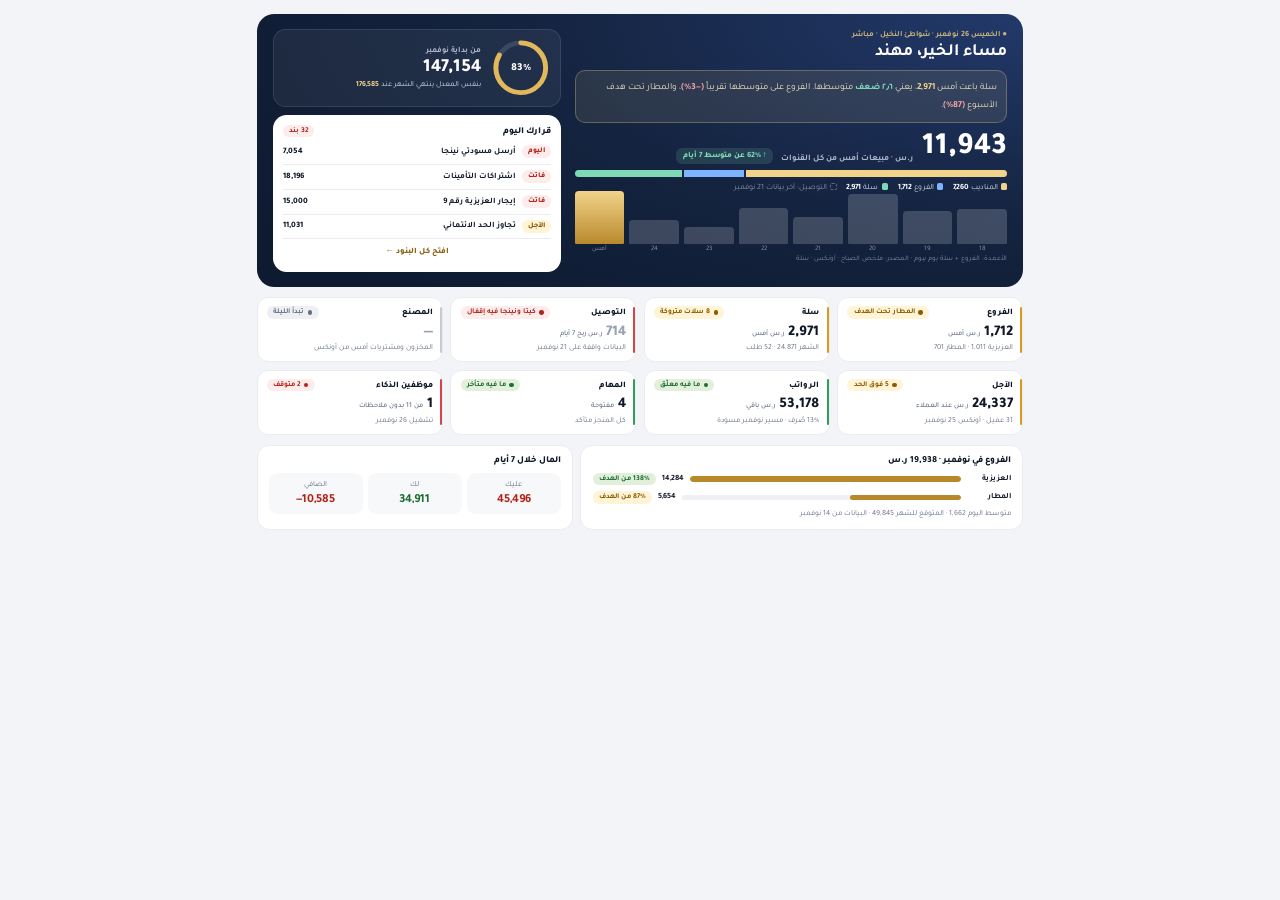
<file: test/m/a.html>
<!doctype html><html lang="ar"><head><meta charset="utf-8"><link rel="stylesheet" href="base.css"><style>
.hero{border-radius:28px;padding:24px 26px;color:#fff;background:radial-gradient(120% 140% at 100% 0%,#22396A 0%,#14233F 55%,#0E1A30 100%);display:grid;grid-template-columns:1.5fr 1fr;gap:22px}
.hi small{color:#C9B27A;font-weight:700;font-size:13px}.hi h1{font-size:28px;margin:4px 0 12px}
.ins{background:rgba(242,211,138,.1);border:1px solid rgba(242,211,138,.3);border-radius:16px;padding:12px 14px;font-size:15px;line-height:1.9;color:#F6E7C1}.ins b{color:#F2D38A}.ins .up{color:#7FD8B6}.ins .dn{color:#F4A3A3}
.big{display:flex;align-items:flex-end;gap:14px;margin:16px 0 10px}.big b{font-size:50px;font-weight:800;line-height:1}.big small{color:#AEB8CC;font-size:14px}
.pill{background:rgba(127,216,182,.15);color:#7FD8B6;font-weight:800;font-size:13px;padding:4px 10px;border-radius:10px}
.bar{display:flex;gap:3px;height:12px;border-radius:8px;overflow:hidden}.bar i{display:block}
.lg{display:flex;gap:16px;margin-top:10px;font-size:13px;color:#D6DCE8;flex-wrap:wrap}.lg em{display:inline-block;width:10px;height:10px;border-radius:3px;margin-left:5px}.lg b{color:#fff}
.spark{display:flex;align-items:flex-end;gap:8px;height:90px;margin-top:6px}.spark div{flex:1;text-align:center;font-size:11px;color:#8C97AD}.spark i{display:block;border-radius:6px 6px 2px 2px;background:rgba(255,255,255,.18);margin-bottom:4px}.spark .t i{background:linear-gradient(#F2D38A,#B8892B)}
.dec{background:#fff;color:#101828;border-radius:22px;padding:16px}
.dr{display:flex;align-items:center;gap:10px;padding:9px 0;border-bottom:1px solid #EAECF0;font-size:13.5px}.dr:last-child{border:0}.dr b{flex:1}.dr span{font-weight:800}
.tiles{display:grid;grid-template-columns:repeat(4,1fr);gap:12px;margin:16px 0}
.t1{background:#fff;border:1px solid #EAECF0;border-radius:18px;padding:13px 15px;position:relative}.t1:before{content:"";position:absolute;right:0;top:14px;bottom:14px;width:3px;border-radius:3px;background:var(--c)}
.t1 .h{display:flex;justify-content:space-between;align-items:center;font-weight:800;font-size:14px}.t1 .v{font-size:24px;font-weight:800;margin:8px 0 2px}.t1 .v small{font-size:12px;color:#667085;font-weight:500}
.row{display:grid;grid-template-columns:1.4fr 1fr;gap:12px}
.tb{display:flex;align-items:center;gap:10px;margin:9px 0;font-size:13px}.tb .tr{flex:1;height:9px;border-radius:6px;background:#EEF0F3;overflow:hidden}.tb .tr i{display:block;height:100%;background:#B8892B;border-radius:6px}
.mf{display:grid;grid-template-columns:1fr 1fr 1fr;gap:8px;text-align:center}.mf div{background:#F7F8FA;border-radius:14px;padding:10px}.mf b{display:block;font-size:20px;margin-top:4px}
</style></head><body><div class="pg">
<div class="hero"><div class="hi"><small>● الخميس 26 نوفمبر · شواطئ النخيل · مباشر</small><h1>مساء الخير، مهند</h1>
<div class="ins">سلة باعت أمس <b>2,971</b>، يعني <b class="up">٢٫٦ ضعف</b> متوسطها. الفروع على متوسطها تقريباً <b class="dn">(−3%)</b>، والمطار تحت هدف الأسبوع <b class="dn">(87%)</b>.</div>
<div class="big"><b class="n">11,943</b><small>ر.س · مبيعات أمس من كل القنوات</small><span class="pill">↑ 62% عن متوسط 7 أيام</span></div>
<div class="bar"><i style="width:61%;background:#F2D38A"></i><i style="width:14%;background:#7FB2FF"></i><i style="width:25%;background:#7FD8B6"></i></div>
<div class="lg"><span><em style="background:#F2D38A"></em>المناديب <b>7,260</b></span><span><em style="background:#7FB2FF"></em>الفروع <b>1,712</b></span><span><em style="background:#7FD8B6"></em>سلة <b>2,971</b></span><span style="opacity:.6"><em style="border:1.5px dashed #8C97AD"></em>التوصيل: آخر بيانات 21 نوفمبر</span></div>
<div class="spark"><div><i style="height:56px"></i>18</div><div><i style="height:52px"></i>19</div><div><i style="height:80px"></i>20</div><div><i style="height:43px"></i>21</div><div><i style="height:58px"></i>22</div><div><i style="height:27px"></i>23</div><div><i style="height:38px"></i>24</div><div class="t"><i style="height:84px"></i>أمس</div></div>
<p style="font-size:11.5px;color:#7F8AA3;margin-top:4px">الأعمدة: الفروع + سلة يوم بيوم · المصدر: ملخص الصباح · أونكس · سلة</p></div>
<div style="display:flex;flex-direction:column;gap:12px"><div style="background:rgba(255,255,255,.06);border:1px solid rgba(255,255,255,.1);border-radius:20px;padding:14px 16px;display:flex;gap:16px;align-items:center">
<svg width="96" height="96" viewBox="0 0 110 110"><circle cx="55" cy="55" r="46" fill="none" stroke="rgba(255,255,255,.12)" stroke-width="9"/><circle cx="55" cy="55" r="46" fill="none" stroke="#E2B95A" stroke-width="9" stroke-linecap="round" stroke-dasharray="240 289" transform="rotate(-90 55 55)"/><text x="55" y="60" text-anchor="middle" fill="#fff" font-size="20" font-weight="800">83%</text></svg>
<div><small style="color:#AEB8CC;font-weight:700">من بداية نوفمبر</small><div style="font-size:30px;font-weight:800" class="n">147,154</div><div style="font-size:12.5px;color:#D6DCE8">بنفس المعدل ينتهي الشهر عند <b style="color:#F2D38A">176,585</b></div></div></div>
<div class="dec"><div style="display:flex;justify-content:space-between;align-items:center;margin-bottom:4px"><h3 style="margin:0">قرارك اليوم</h3><span class="tag r">32 بند</span></div>
<div class="dr"><span class="tag r">اليوم</span><b>أرسل مسودتي نينجا</b><span>7,054</span></div>
<div class="dr"><span class="tag r">فاتت</span><b>اشتراكات التأمينات</b><span>18,196</span></div>
<div class="dr"><span class="tag r">فاتت</span><b>إيجار العزيزية رقم 9</b><span>15,000</span></div>
<div class="dr"><span class="tag a">الآجل</span><b>تجاوز الحد الائتماني</b><span>11,031</span></div>
<div class="dr" style="color:#8A6516;font-weight:800;justify-content:center">افتح كل البنود ←</div></div></div></div>
<div class="tiles">
<div class="t1" style="--c:#D99A1E"><div class="h">الفروع<span class="tag a"><i class="dot"></i>المطار تحت الهدف</span></div><div class="v n">1,712 <small>ر.س أمس</small></div><div class="mu">العزيزية 1,011 · المطار 701</div></div>
<div class="t1" style="--c:#D99A1E"><div class="h">سلة<span class="tag a"><i class="dot"></i>8 سلات متروكة</span></div><div class="v n">2,971 <small>ر.س أمس</small></div><div class="mu">الشهر 24,871 · 52 طلب</div></div>
<div class="t1" style="--c:#D64545"><div class="h">التوصيل<span class="tag r"><i class="dot"></i>كيتا ونينجا فيه إقفال</span></div><div class="v n" style="color:#98A2B3">714 <small>ر.س ربح 7 أيام</small></div><div class="mu">البيانات واقفة على 21 نوفمبر</div></div>
<div class="t1" style="--c:#C5CAD3"><div class="h">المصنع<span class="tag x"><i class="dot"></i>تبدأ الليلة</span></div><div class="v" style="color:#98A2B3">—</div><div class="mu">المخزون ومشتريات أمس من أونكس</div></div>
<div class="t1" style="--c:#D99A1E"><div class="h">الآجل<span class="tag a"><i class="dot"></i>5 فوق الحد</span></div><div class="v n">24,337 <small>ر.س عند العملاء</small></div><div class="mu">31 عميل · أونكس 25 نوفمبر</div></div>
<div class="t1" style="--c:#2F9E5B"><div class="h">الرواتب<span class="tag g"><i class="dot"></i>ما فيه معلّق</span></div><div class="v n">53,178 <small>ر.س باقي</small></div><div class="mu">13% صُرف · مسير نوفمبر مسودة</div></div>
<div class="t1" style="--c:#2F9E5B"><div class="h">المهام<span class="tag g"><i class="dot"></i>ما فيه متأخر</span></div><div class="v n">4 <small>مفتوحة</small></div><div class="mu">كل المنجز متأكد</div></div>
<div class="t1" style="--c:#D64545"><div class="h">موظفين الذكاء<span class="tag r"><i class="dot"></i>2 متوقف</span></div><div class="v n">1 <small>من 11 بدون ملاحظات</small></div><div class="mu">تشغيل 26 نوفمبر</div></div></div>
<div class="row"><div class="card"><h3>الفروع في نوفمبر · 19,938 ر.س</h3>
<div class="tb"><b style="width:70px">العزيزية</b><div class="tr"><i style="width:100%"></i></div><b class="n">14,284</b><span class="tag g">138% من الهدف</span></div>
<div class="tb"><b style="width:70px">المطار</b><div class="tr"><i style="width:40%"></i></div><b class="n">5,654</b><span class="tag a">87% من الهدف</span></div>
<p class="mu" style="margin-top:6px">متوسط اليوم 1,662 · المتوقع للشهر 49,845 · البيانات من 14 نوفمبر</p></div>
<div class="card"><h3>المال خلال 7 أيام</h3><div class="mf"><div><span class="mu">عليك</span><b style="color:#B42318">45,496</b></div><div><span class="mu">لك</span><b style="color:#1E6B34">34,911</b></div><div><span class="mu">الصافي</span><b style="color:#B42318" dir="ltr">−10,585</b></div></div></div></div>
</div></body></html>
</file>
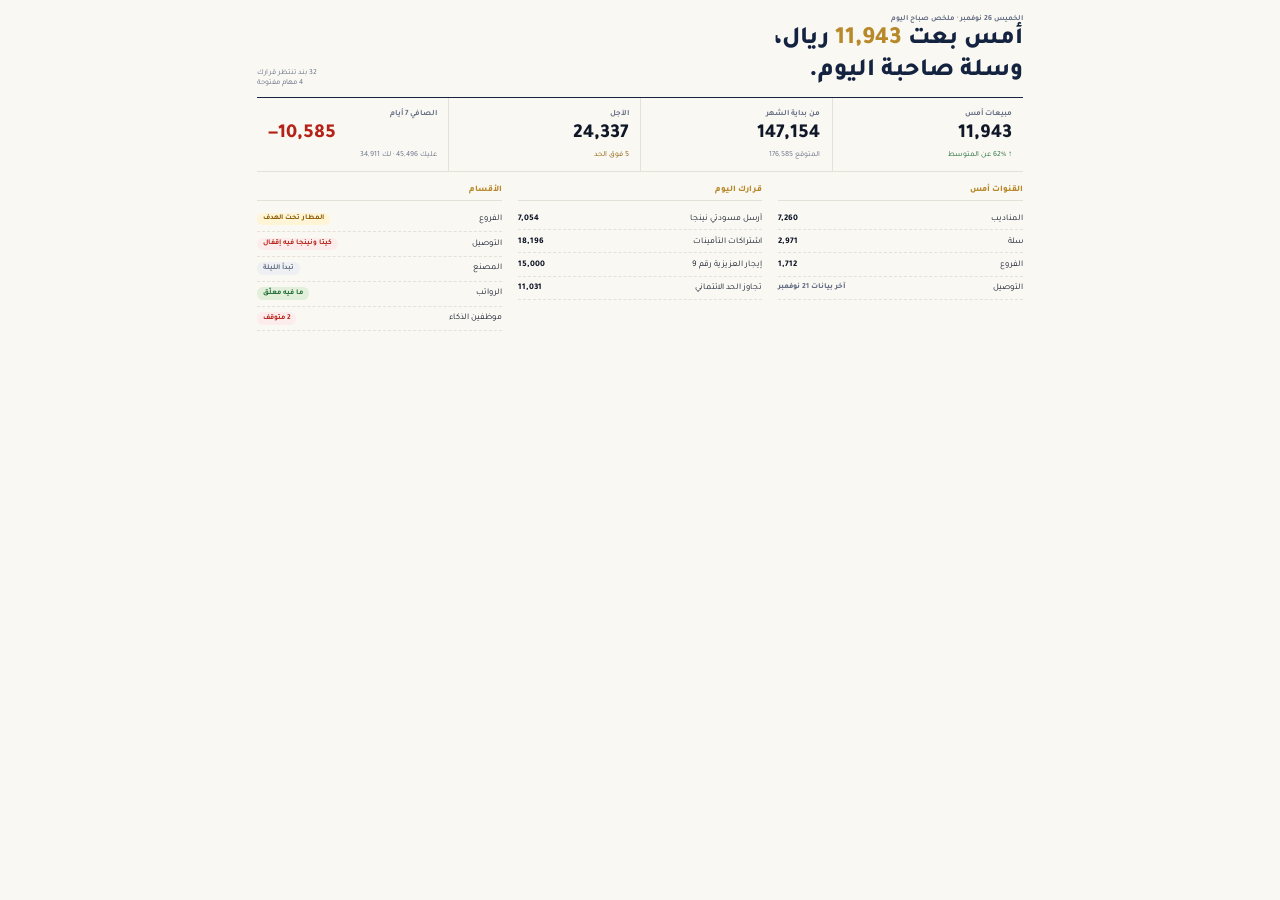
<file: test/m/b.html>
<!doctype html><html lang="ar"><head><meta charset="utf-8"><link rel="stylesheet" href="base.css"><style>
body{background:#FAF8F3}
.hd{display:flex;justify-content:space-between;align-items:flex-end;border-bottom:2px solid #14233F;padding-bottom:14px}
.hd h1{font-size:40px;font-weight:800;color:#14233F;line-height:1.3}.hd h1 span{color:#B8892B}
.k{display:grid;grid-template-columns:repeat(4,1fr);border-bottom:1px solid #E5E1D6}
.k div{padding:16px 18px;border-left:1px solid #E5E1D6}.k div:last-child{border:0}.k small{color:#667085;font-size:13px;font-weight:700}.k b{display:block;font-size:32px;font-weight:800;margin:4px 0}.k em{font-style:normal;font-size:12.5px}
.cols{display:grid;grid-template-columns:1fr 1fr 1fr;gap:26px;margin-top:20px}
.cols h3{font-size:14px;color:#B8892B;border-bottom:1px solid #E5E1D6;padding-bottom:8px}
.li{display:flex;justify-content:space-between;padding:9px 0;border-bottom:1px dashed #E5E1D6;font-size:14px}.li b{font-weight:800}
</style></head><body><div class="pg">
<div class="hd"><div><p class="mu" style="font-weight:700">الخميس 26 نوفمبر · ملخص صباح اليوم</p><h1>أمس بعت <span>11,943</span> ريال،<br>وسلة صاحبة اليوم.</h1></div><div class="mu" style="text-align:left">32 بند تنتظر قرارك<br>4 مهام مفتوحة</div></div>
<div class="k"><div><small>مبيعات أمس</small><b class="n">11,943</b><em style="color:#1E6B34">↑ 62% عن المتوسط</em></div><div><small>من بداية الشهر</small><b class="n">147,154</b><em class="mu">المتوقع 176,585</em></div><div><small>الآجل</small><b class="n">24,337</b><em style="color:#8A5A00">5 فوق الحد</em></div><div><small>الصافي 7 أيام</small><b class="n" style="color:#B42318" dir="ltr">−10,585</b><em class="mu">عليك 45,496 · لك 34,911</em></div></div>
<div class="cols"><div><h3>القنوات أمس</h3><div class="li"><span>المناديب</span><b>7,260</b></div><div class="li"><span>سلة</span><b>2,971</b></div><div class="li"><span>الفروع</span><b>1,712</b></div><div class="li"><span>التوصيل</span><b class="mu">آخر بيانات 21 نوفمبر</b></div></div>
<div><h3>قرارك اليوم</h3><div class="li"><span>أرسل مسودتي نينجا</span><b>7,054</b></div><div class="li"><span>اشتراكات التأمينات</span><b>18,196</b></div><div class="li"><span>إيجار العزيزية رقم 9</span><b>15,000</b></div><div class="li"><span>تجاوز الحد الائتماني</span><b>11,031</b></div></div>
<div><h3>الأقسام</h3><div class="li"><span>الفروع</span><span class="tag a">المطار تحت الهدف</span></div><div class="li"><span>التوصيل</span><span class="tag r">كيتا ونينجا فيه إقفال</span></div><div class="li"><span>المصنع</span><span class="tag x">تبدأ الليلة</span></div><div class="li"><span>الرواتب</span><span class="tag g">ما فيه معلّق</span></div><div class="li"><span>موظفين الذكاء</span><span class="tag r">2 متوقف</span></div></div></div>
</div></body></html>
</file>
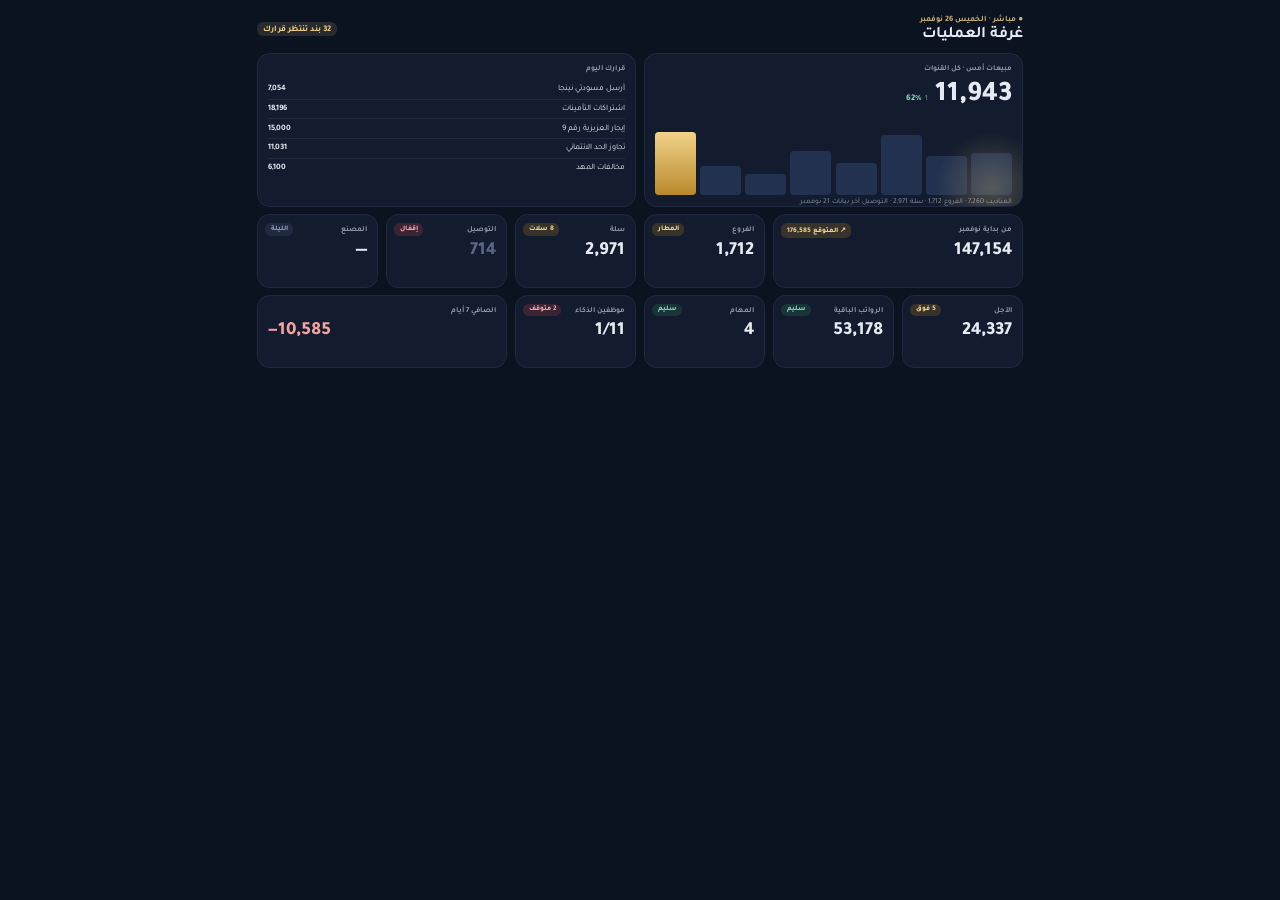
<file: test/m/c.html>
<!doctype html><html lang="ar"><head><meta charset="utf-8"><link rel="stylesheet" href="base.css"><style>
body{background:#0B1220;color:#E6EAF2}
.bn{display:grid;grid-template-columns:repeat(6,1fr);grid-auto-rows:118px;gap:12px}
.c{background:#131C2E;border:1px solid #1F2A40;border-radius:20px;padding:14px 16px;position:relative;overflow:hidden}
.c small{color:#8C97AD;font-size:12.5px;font-weight:700}.c b.v{display:block;font-size:30px;font-weight:800;margin-top:6px}
.gl{position:absolute;inset:auto -40px -60px auto;width:180px;height:180px;border-radius:50%;background:radial-gradient(closest-side,rgba(242,211,138,.25),transparent)}
.s2{grid-column:span 2}.s3{grid-column:span 3}.r2{grid-row:span 2}
.bars{display:flex;align-items:flex-end;gap:7px;height:120px;margin-top:12px}.bars i{flex:1;border-radius:6px;background:#22314F}.bars i.t{background:linear-gradient(#F2D38A,#B8892B)}
.st{font-size:11.5px;font-weight:800;padding:3px 9px;border-radius:9px;position:absolute;left:12px;top:12px}
.ok{background:rgba(47,158,91,.18);color:#7FD8B6}.wn{background:rgba(217,154,30,.18);color:#F2D38A}.bd{background:rgba(214,69,69,.2);color:#F4A3A3}.na{background:#1F2A40;color:#8C97AD}
.dr{display:flex;justify-content:space-between;padding:7px 0;border-bottom:1px solid #1F2A40;font-size:13.5px}
</style></head><body><div class="pg">
<div style="display:flex;justify-content:space-between;align-items:center;margin-bottom:14px"><div><small style="color:#C9B27A;font-weight:700">● مباشر · الخميس 26 نوفمبر</small><h1 style="font-size:26px">غرفة العمليات</h1></div><span class="tag" style="background:rgba(242,211,138,.12);color:#F2D38A;font-size:14px">32 بند تنتظر قرارك</span></div>
<div class="bn">
<div class="c s3 r2"><div class="gl"></div><small>مبيعات أمس · كل القنوات</small><b class="v n" style="font-size:46px">11,943 <span style="font-size:14px;color:#7FD8B6">↑ 62%</span></b>
<div class="bars"><i style="height:56%"></i><i style="height:52%"></i><i style="height:80%"></i><i style="height:43%"></i><i style="height:58%"></i><i style="height:27%"></i><i style="height:38%"></i><i class="t" style="height:84%"></i></div>
<p style="font-size:12px;color:#8C97AD;margin-top:6px">المناديب 7,260 · الفروع 1,712 · سلة 2,971 · التوصيل آخر بيانات 21 نوفمبر</p></div>
<div class="c s3 r2"><small>قرارك اليوم</small><div style="margin-top:8px"><div class="dr"><span>أرسل مسودتي نينجا</span><b>7,054</b></div><div class="dr"><span>اشتراكات التأمينات</span><b>18,196</b></div><div class="dr"><span>إيجار العزيزية رقم 9</span><b>15,000</b></div><div class="dr"><span>تجاوز الحد الائتماني</span><b>11,031</b></div><div class="dr" style="border:0"><span>مخالفات المهد</span><b>6,100</b></div></div></div>
<div class="c s2"><span class="st wn">↗ المتوقع 176,585</span><small>من بداية نوفمبر</small><b class="v n">147,154</b></div>
<div class="c"><span class="st wn">المطار</span><small>الفروع</small><b class="v n">1,712</b></div>
<div class="c"><span class="st wn">8 سلات</span><small>سلة</small><b class="v n">2,971</b></div>
<div class="c"><span class="st bd">إقفال</span><small>التوصيل</small><b class="v n" style="color:#5B6782">714</b></div>
<div class="c"><span class="st na">الليلة</span><small>المصنع</small><b class="v">—</b></div>
<div class="c"><span class="st wn">5 فوق</span><small>الآجل</small><b class="v n">24,337</b></div>
<div class="c"><span class="st ok">سليم</span><small>الرواتب الباقية</small><b class="v n">53,178</b></div>
<div class="c"><span class="st ok">سليم</span><small>المهام</small><b class="v n">4</b></div>
<div class="c"><span class="st bd">2 متوقف</span><small>موظفين الذكاء</small><b class="v n">1/11</b></div>
<div class="c s2"><small>الصافي 7 أيام</small><b class="v n" style="color:#F4A3A3" dir="ltr">−10,585</b></div>
</div></div></body></html>
</file>
<file: test/m/base.css>
@import url('https://fonts.googleapis.com/css2?family=Tajawal:wght@400;500;700;800&display=swap');
*{box-sizing:border-box;font-family:Tajawal,Tahoma,sans-serif;margin:0}
body{background:#F3F4F7;color:#101828;direction:rtl;zoom:.62}
.pg{width:1280px;margin:0 auto;padding:22px}
.n{font-variant-numeric:tabular-nums}
.tag{display:inline-flex;align-items:center;gap:6px;font-size:12px;font-weight:700;padding:3px 10px;border-radius:10px}
.g{background:#E2EFDA;color:#1E6B34}.a{background:#FFF4D6;color:#8A5A00}.r{background:#FDECEC;color:#B42318}.x{background:#EEF0F3;color:#667085}
.dot{width:7px;height:7px;border-radius:50%;background:currentColor;display:inline-block}
.card{background:#fff;border:1px solid #EAECF0;border-radius:20px;padding:16px 18px}
h3{font-size:15px;font-weight:800;margin-bottom:10px}
.mu{color:#667085;font-size:12.5px}
</file>
